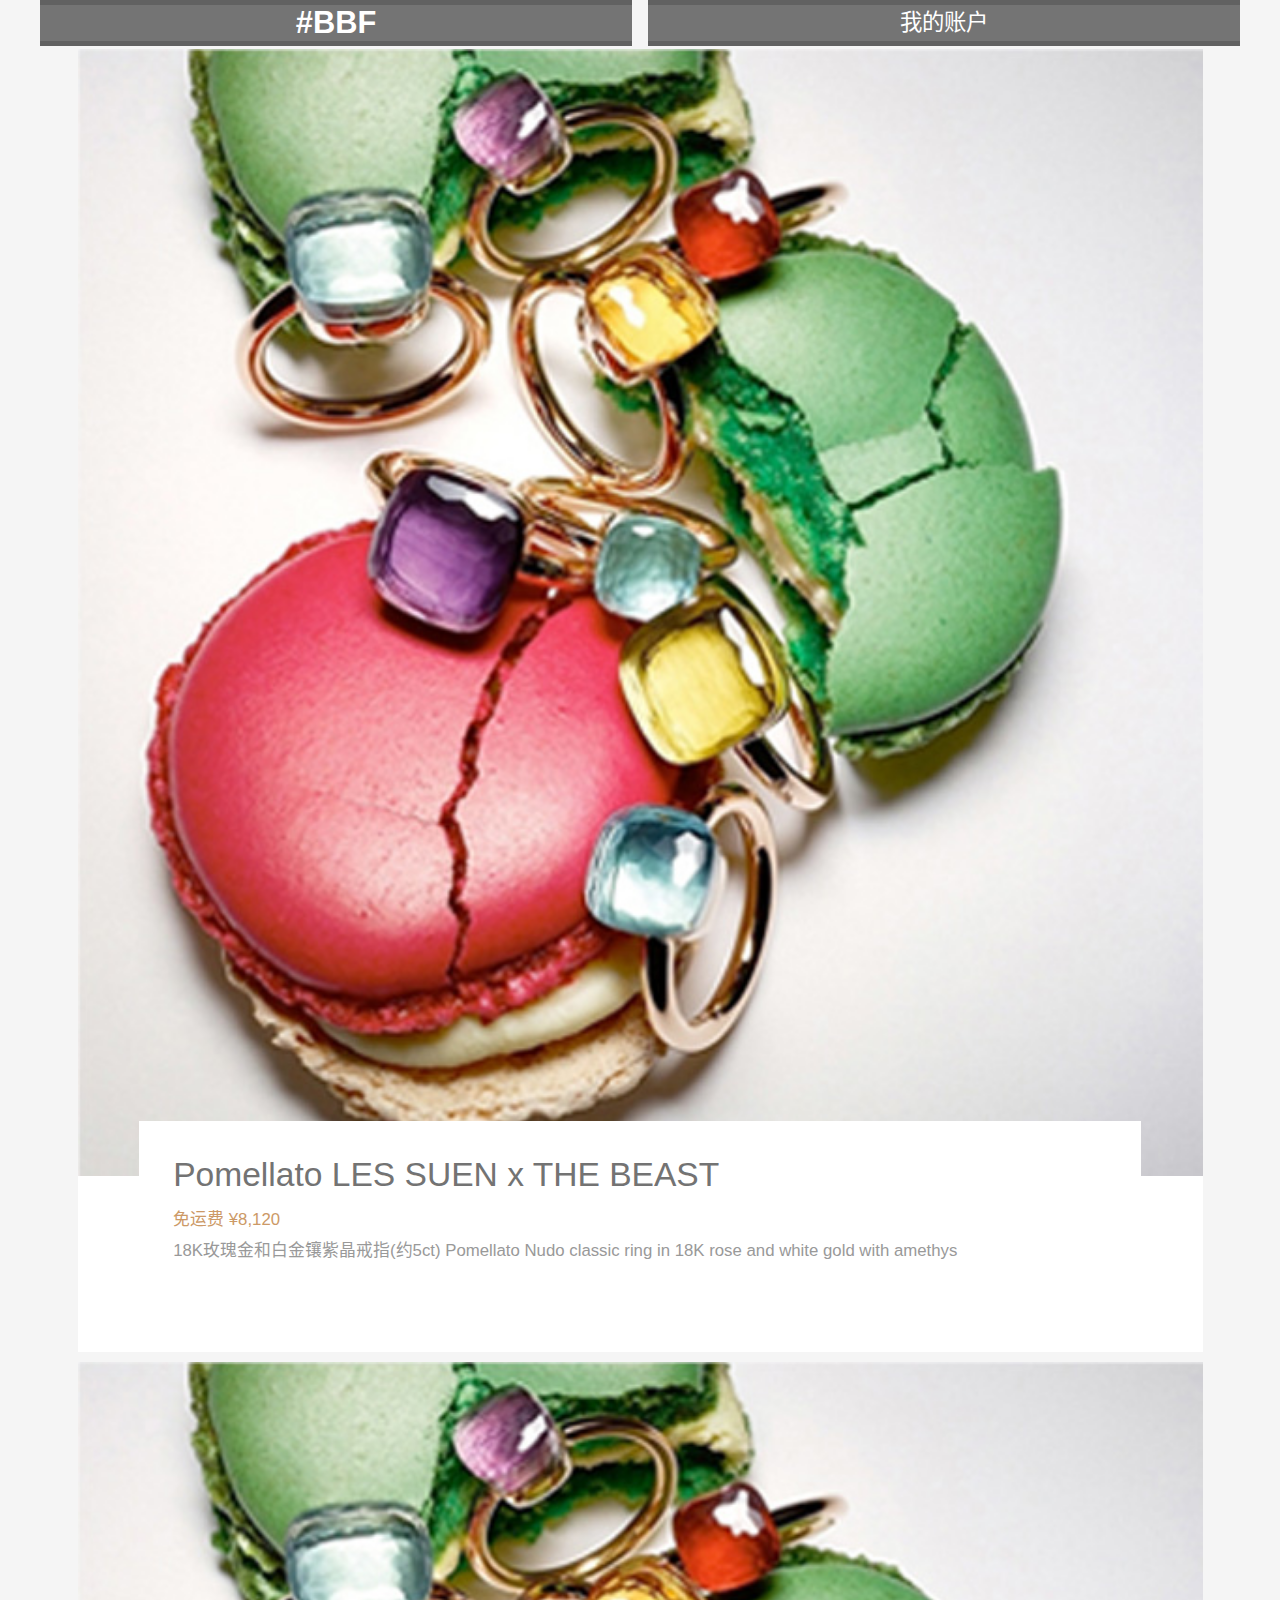
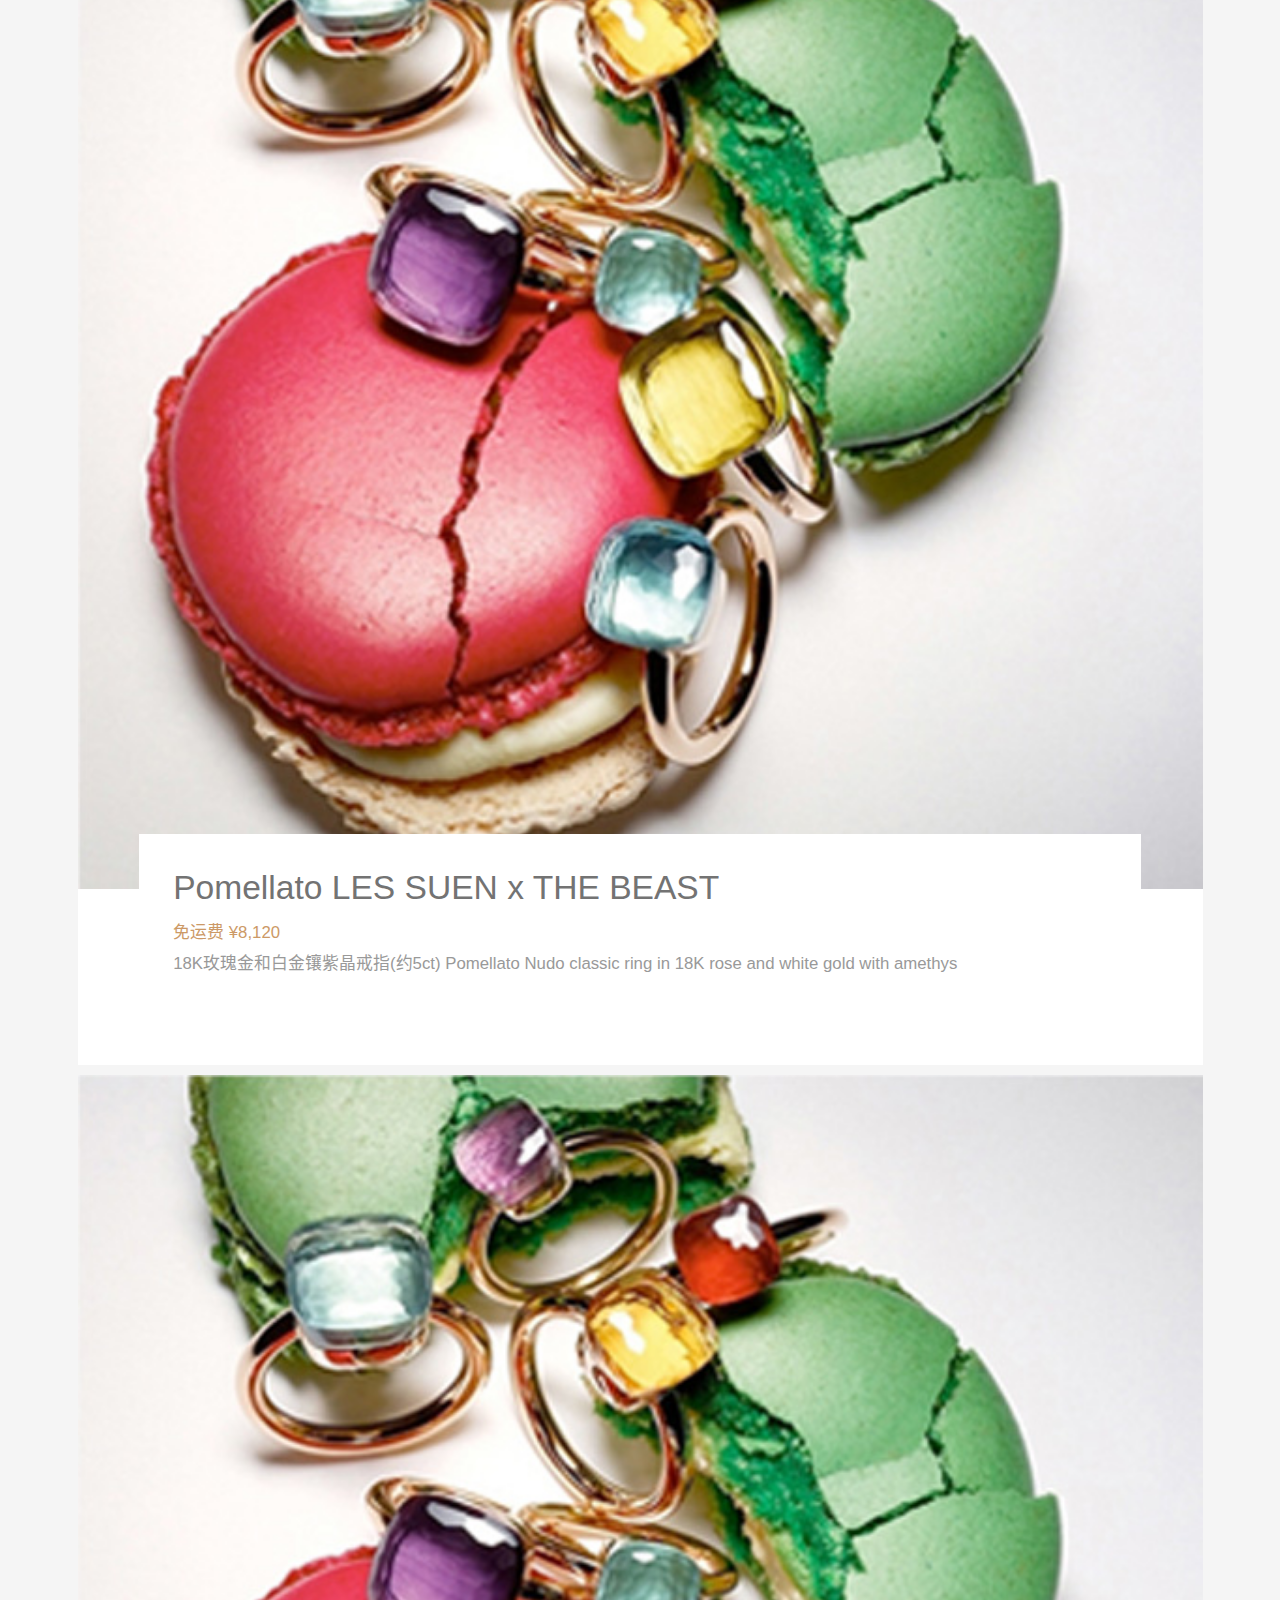
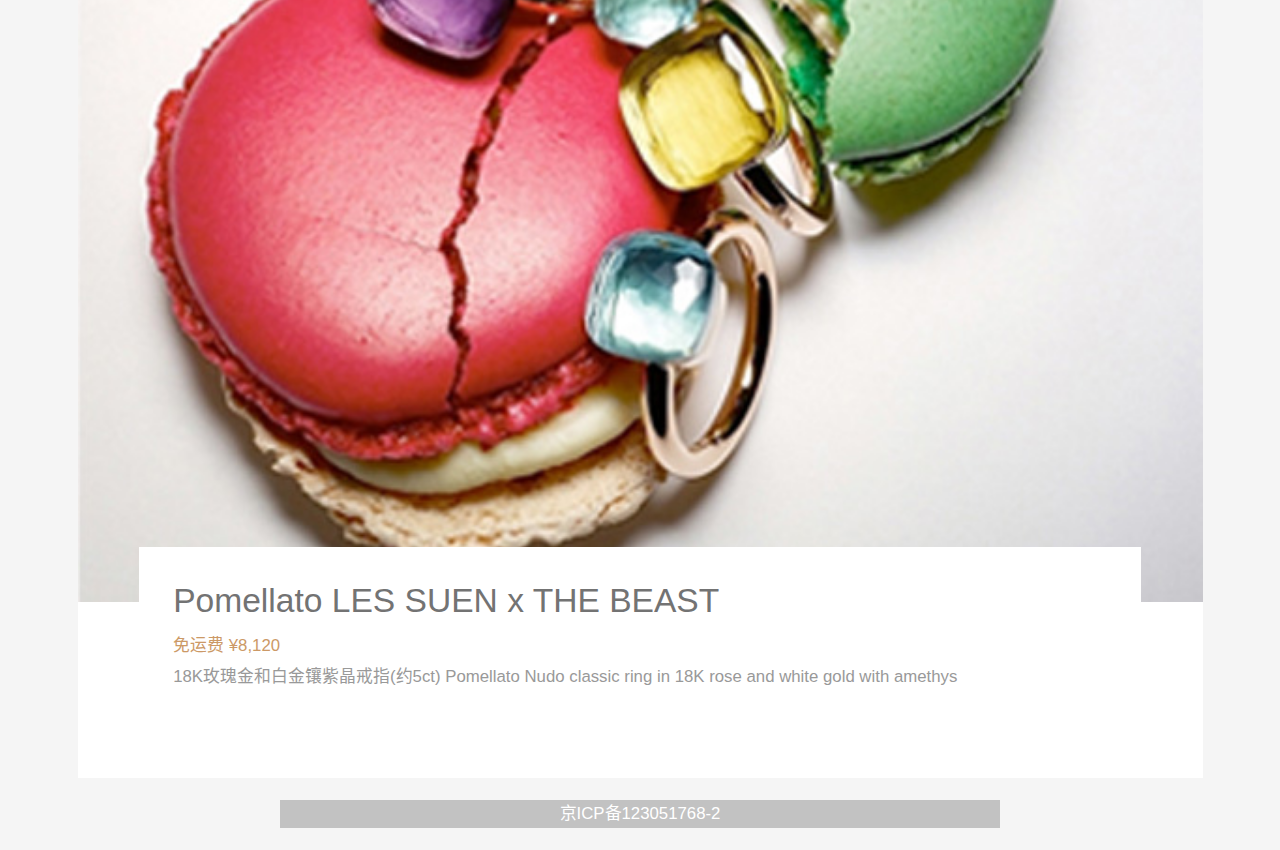
<file: index.html>
<!doctype html>
<html lang="zh-CN">
<head>
    <meta charset="UTF-8">
    <title>Document</title>
    <meta name="viewport" content="width=device-width, initial-scale=1, user-scalable=no, minimal-ui" />
    <meta name="apple-mobile-web-app-capable" content="yes" />
    <meta name="apple-mobile-web-app-status-bar-style" content="black" />
    <meta name="format-detection"content="telephone=no, email=no" />
    <link rel="stylesheet" href="styles/index.css"/>
</head>
<body>
<div class="wrap">
    <div class="top-head">
        <div class="btn1">
            #BBF
        </div>
        <div class="btn1 btn2">
            我的账户
        </div>
    </div>
    <div class="content-wrap">
        <article class="content-mode1">
            <figure class="content-img">
                <img src="images/pic1.jpg" alt=""/>
            </figure>
            <section class="content-info">
                <header>
                    Pomellato LES SUEN x THE BEAST
                </header>
                <p class="price">
                    免运费  ¥8,120
                </p>
                <p>
                    18K玫瑰金和白金镶紫晶戒指(约5ct)
                    Pomellato Nudo classic ring in 18K rose and
                    white gold with amethys
                </p>
            </section>
        </article>
        <article class="content-mode1">
            <figure class="content-img">
                <img src="images/pic1.jpg" alt=""/>
            </figure>
            <section class="content-info">
                <header>
                    Pomellato LES SUEN x THE BEAST
                </header>
                <p class="price">
                    免运费  ¥8,120
                </p>
                <p>
                    18K玫瑰金和白金镶紫晶戒指(约5ct)
                    Pomellato Nudo classic ring in 18K rose and
                    white gold with amethys
                </p>
            </section>
        </article>
        <article class="content-mode1">
            <figure class="content-img">
                <img src="images/pic1.jpg" alt=""/>
            </figure>
            <section class="content-info">
                <header>
                    Pomellato LES SUEN x THE BEAST
                </header>
                <p class="price">
                    免运费  ¥8,120
                </p>
                <p>
                    18K玫瑰金和白金镶紫晶戒指(约5ct)
                    Pomellato Nudo classic ring in 18K rose and
                    white gold with amethys
                </p>
            </section>
        </article>
    </div>
    <div class="index-footer">
        京ICP备123051768-2
    </div>
</div>
</body>
</html>
</file>
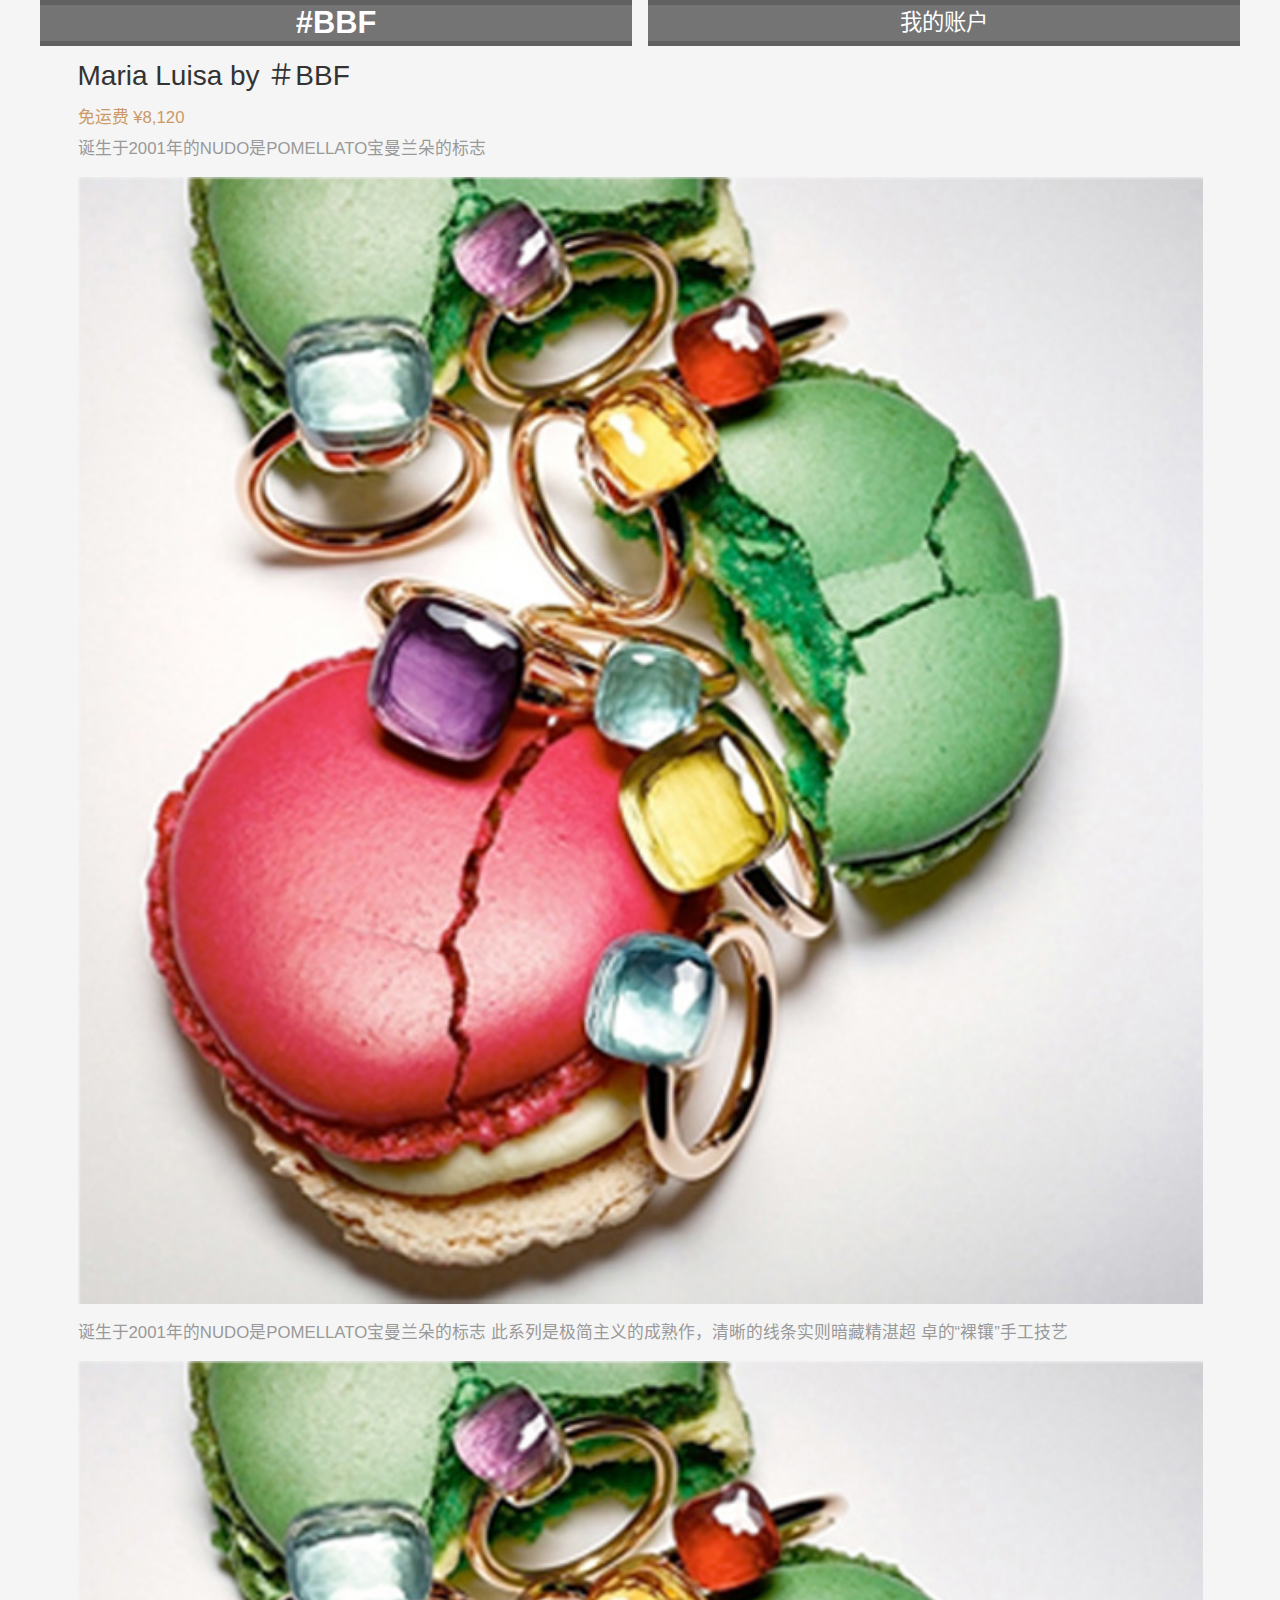
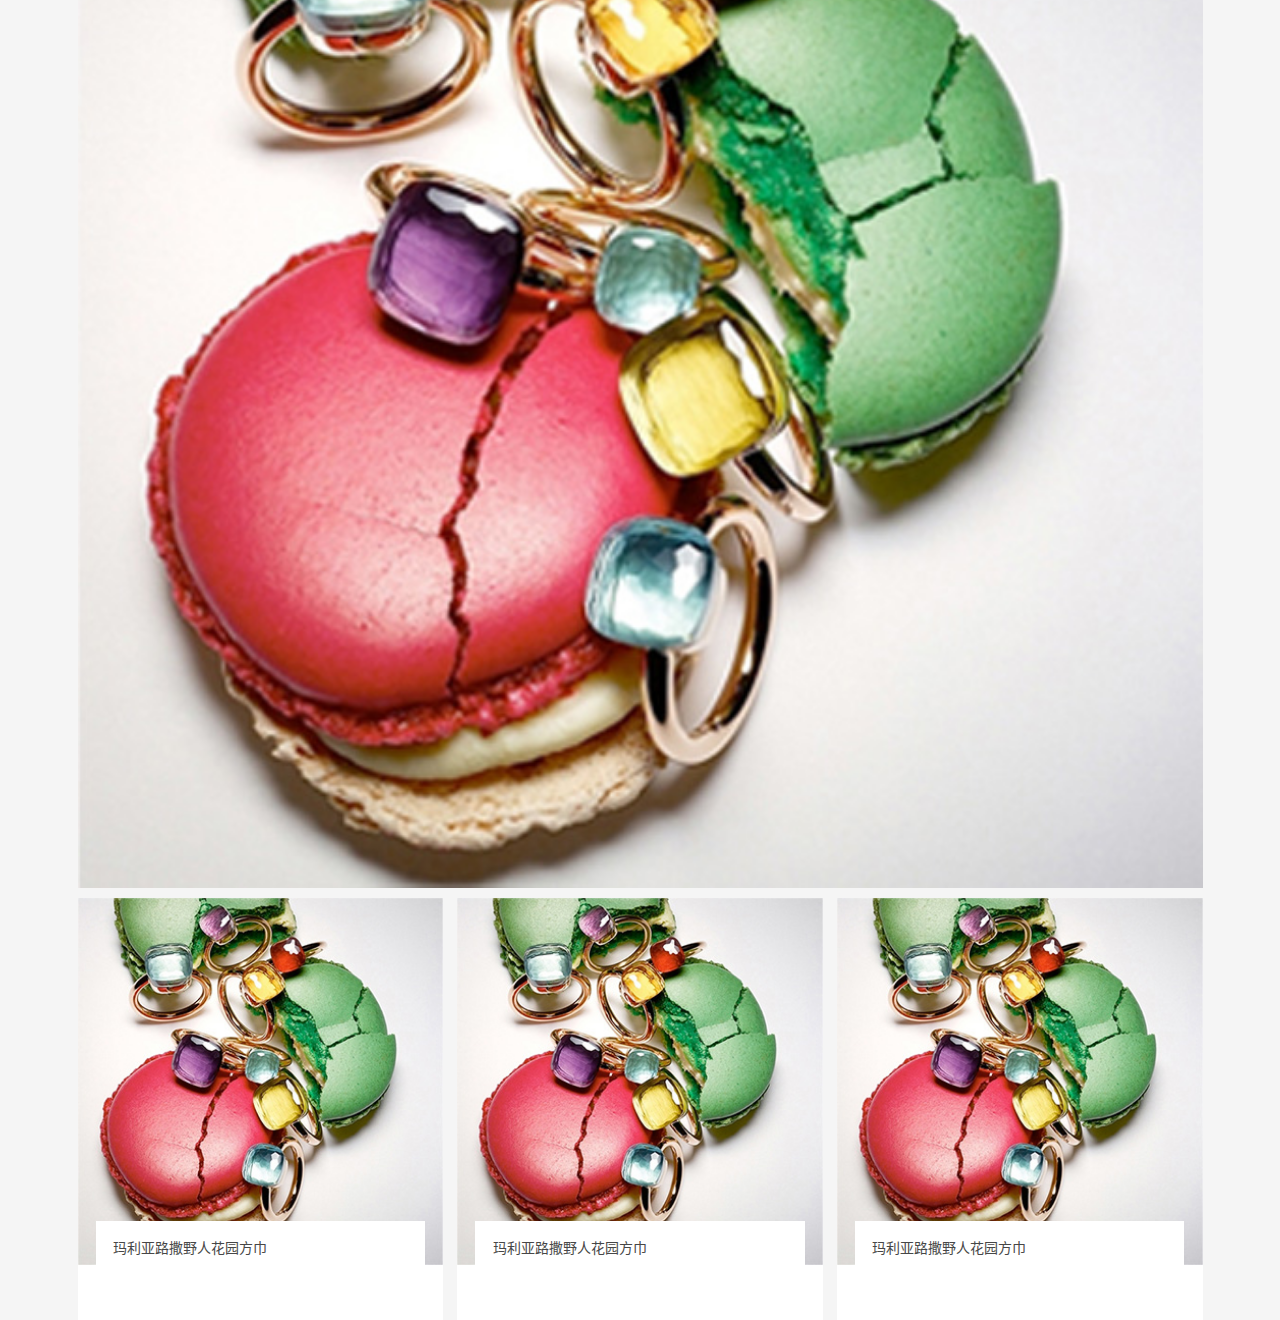
<file: show.html>
<!doctype html>
<html lang="zh-CN">
<head>
    <meta charset="UTF-8">
    <title>Document</title>
    <meta name="viewport" content="width=device-width, initial-scale=1, user-scalable=no, minimal-ui" />
    <meta name="apple-mobile-web-app-capable" content="yes" />
    <meta name="apple-mobile-web-app-status-bar-style" content="black" />
    <meta name="format-detection"content="telephone=no, email=no" />
    <link rel="stylesheet" href="styles/index.css"/>
</head>
<body>
<div class="wrap">
    <div class="top-head">
        <div class="btn1">
            #BBF
        </div>
        <div class="btn1 btn2">
            我的账户
        </div>
    </div>
    <div class="content-wrap">
        <article class="content-mode2">
            <h1>Maria Luisa by ＃BBF</h1>
            <p class="price">
                免运费  ¥8,120
            </p>
            <p>
               诞生于2001年的NUDO是POMELLATO宝曼兰朵的标志
            </p>
            <img src="images/pic1.jpg" alt=""/>
            <p>
                诞生于2001年的NUDO是POMELLATO宝曼兰朵的标志
                此系列是极简主义的成熟作，清晰的线条实则暗藏精湛超
                卓的“裸镶”手工技艺
            </p>
            <img src="images/pic1.jpg" alt=""/>
        </article>
        <aside class="show-aside-list">
            <ul class="aside-list">
                <li>
                    <a href="">
                        <figure class="aside-list-img">
                            <img src="images/pic2.jpg" alt=""/>
                        </figure>
                        <article class="aside-list-info">
                            <header>
                                玛利亚路撒野人花园方巾
                            </header>

                        </article>
                    </a>
                </li>
                <li>
                    <a href="">
                        <figure class="aside-list-img">
                            <img src="images/pic2.jpg" alt=""/>
                        </figure>
                        <article class="aside-list-info">
                            <header>
                                玛利亚路撒野人花园方巾
                            </header>

                        </article>
                    </a>
                </li>
                <li class="aside-list-last-li">
                    <a href="">
                        <figure class="aside-list-img">
                            <img src="images/pic2.jpg" alt=""/>
                        </figure>
                        <article class="aside-list-info">
                            <header>
                                玛利亚路撒野人花园方巾
                            </header>

                        </article>
                    </a>
                </li>
            </ul>
        </aside>
    </div>

</div>
</body>
</html>
</file>
<file: styles/index.css>
html{-ms-text-size-adjust:100%;-webkit-text-size-adjust:100%;font-size:62.5%}body{margin:0;font-size:1.4em;line-height:1.5;color:#737373;background-color:#f5f5f5;height:100%;overflow-x:hidden;-webkit-overflow-scrolling:touch}html,button,input,select,textarea{font-family:"Helvetica Neue", Helvetica, STHeiTi, Arial, sans-serif}h1,h2,h3,h4,h5,h6,p,figure,form,blockquote{margin:0}ul,ol,li,dl,dd{margin:0;padding:0}ul,ol{list-style:none outside none}h1,h2,h3{line-height:2;font-weight:normal}h1{font-size:1.8em}h2{font-size:1.6em}h3{font-size:1.4em}article,aside,details,figcaption,figure,footer,header,hgroup,main,nav,section,summary{display:block}audio,canvas,progress,video{display:inline-block;vertical-align:baseline}audio:not([controls]){display:none;height:0}[hidden],template{display:none}svg:not(:root){overflow:hidden}a{background:transparent;text-decoration:none;-webkit-tap-highlight-color:transparent;color:#474747}a:active{outline:0}a:active{color:#006699}a:hover{color:#0088cc}abbr[title]{border-bottom:1px dotted}b,strong{font-weight:bold}mark{background:#ff0;color:#000}sub,sup{font-size:75%;line-height:0;position:relative;vertical-align:baseline}sup{top:-0.5em}sub{bottom:-0.25em}img{border:0;vertical-align:middle}hr{-moz-box-sizing:content-box;box-sizing:content-box;height:0}button,input,optgroup,select,textarea{color:inherit;font:inherit;margin:0}button{overflow:visible}button,select{text-transform:none}button,html input[type="button"],input[type="reset"],input[type="submit"]{-webkit-appearance:button;cursor:pointer}button[disabled],html input[disabled]{cursor:default}button::-moz-focus-inner,input::-moz-focus-inner{border:0;padding:0}input{line-height:normal}input[type="checkbox"],input[type="radio"]{box-sizing:border-box;padding:0}input[type="number"]::-webkit-inner-spin-button,input[type="number"]::-webkit-outer-spin-button{height:auto}input[type="search"]{-webkit-appearance:textfield;-moz-box-sizing:border-box;-webkit-box-sizing:border-box;box-sizing:border-box}input[type="search"]::-webkit-search-cancel-button,input[type="search"]::-webkit-search-decoration{-webkit-appearance:none}fieldset{border:1px solid #c0c0c0;margin:0 2px;padding:0.35em 0.625em 0.75em}legend{border:0;padding:0}textarea{overflow:auto;resize:vertical}optgroup{font-weight:bold}table{border-collapse:collapse;border-spacing:0}td,th{padding:0}input::-moz-placeholder,textarea::-moz-placeholder{color:#cccccc}input:-ms-input-placeholder,textarea:-ms-input-placeholder{color:#cccccc}input::-webkit-input-placeholder,textarea::-webkit-input-placeholder{color:#cccccc}*{-webkit-box-sizing:border-box;-moz-box-sizing:border-box;box-sizing:border-box}.wrap,.content-wrap{margin:0 auto;width:93.75%;overflow:hidden}.top-head{height:46px;margin-bottom:3px}.top-head .btn1{float:left;width:49.33333%;height:46px;border-top:5px solid #616161;border-bottom:5px solid #616161;background:#747474;color:#ffffff;line-height:36px;text-align:center;font-size:2.2em;font-weight:bold}.top-head .btn2{font-size:1.6em;font-weight:normal;float:right}.content-mode1{position:relative;margin-bottom:10px;width:100%;background:#ffffff;overflow:hidden}.content-img{width:100%}.content-img img{width:100%}.content-info{position:relative;top:-55px;padding:3%;margin:0 auto;width:89%;background:#ffffff}.content-info header{font-size:2.4em;line-height:1.2em}.content-info .price{margin:12px 0 6px 0;color:#c96;font-size:1.2em}.content-info p{font-size:1.2em;color:#999}.index-footer{margin:12px auto 22px auto;width:60%;height:28px;line-height:28px;color:#ffffff;text-align:center;font-size:1.2em;background:#c2c2c2}.content-mode2{width:100%;overflow:hidden}.content-mode2 h1{margin-top:10px;font-size:2em;color:#333;line-height:1.2em}.content-mode2 .price{margin:12px 0 6px 0;color:#c96;font-size:1.2em}.content-mode2 p{margin:6px 0;font-size:1.2em;color:#999}.content-mode2 img{margin:10px 0 10px 0;width:100%}.show-aside-list{width:100%;overflow:hidden}.aside-list{width:100%;overflow:hidden}.aside-list li{margin-right:1.25%;float:left;width:32.5%;background:#ffffff}.aside-list li:last-of-type{float:right;margin:0}.aside-list .aside-list-last-li{margin-right:0}.aside-list .aside-list-img img{width:100%}.aside-list .aside-list-info{position:relative;top:-44px;padding:4.7%;margin:0 auto;width:90%;background:#ffffff}.aside-list .aside-list-info header{font-size:1em}
/*@ sourceMappingURL=index.css.map */
</file>
